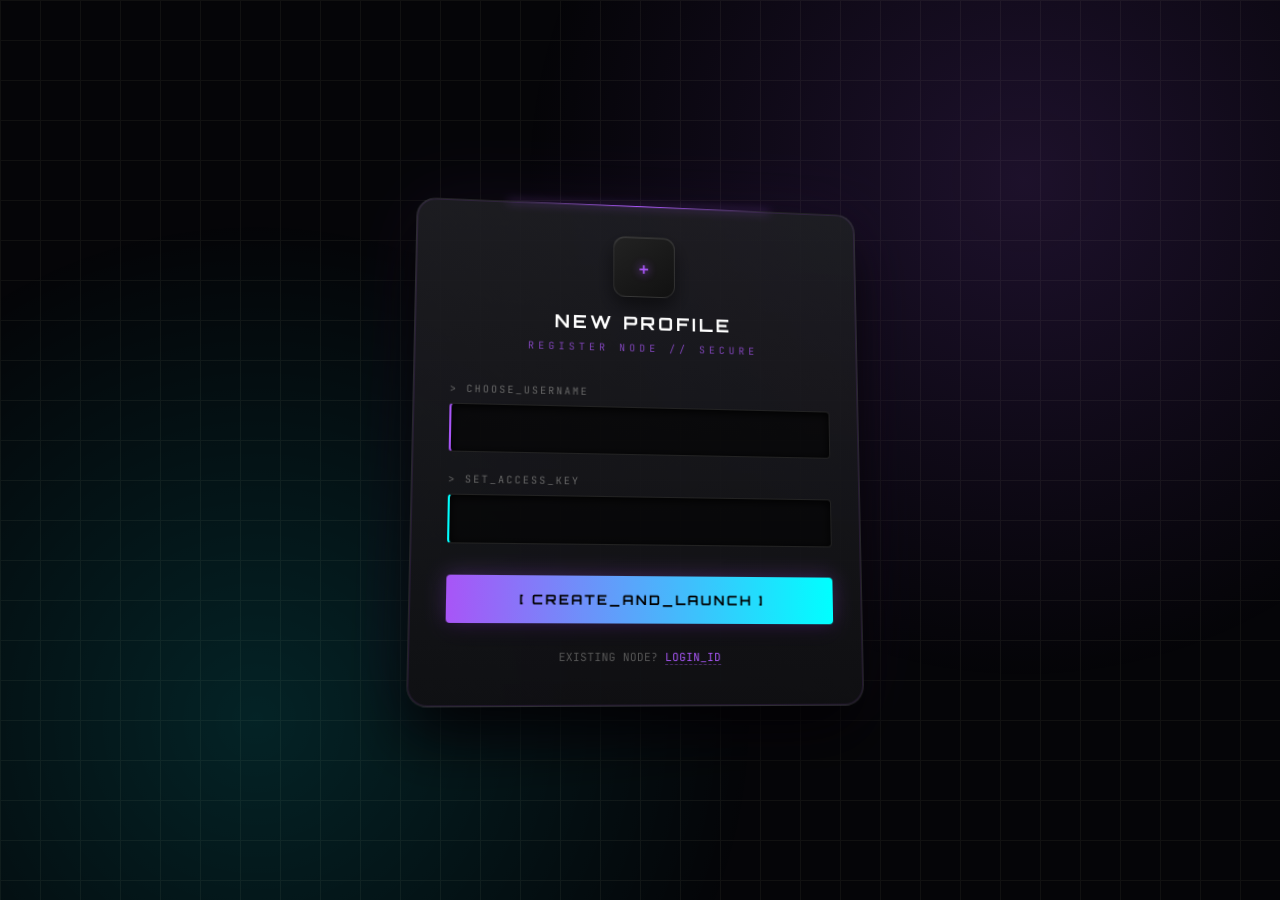
<file: templates/register.html>
<!DOCTYPE html>
<html lang="en">
<head>
    <meta charset="UTF-8">
    <meta name="viewport" content="width=device-width, initial-scale=1.0">
    <title>Register - Thembas System</title>
    <style>@import url('https://fonts.googleapis.com/css2?family=Orbitron:wght@500;700&family=JetBrains+Mono:wght@400&display=swap');</style>
</head>
<body style="display:flex; justify-content:center; align-items:center; height:100vh; margin:0; background:#050508; overflow:hidden; perspective:1500px; font-family:'JetBrains Mono', monospace;">
    <div style="position:absolute; inset:0; background: radial-gradient(circle at 80% 20%, rgba(168,85,247,0.15), transparent 40%), radial-gradient(circle at 20% 80%, rgba(0,255,255,0.12), transparent 40%), linear-gradient(#111 1px, transparent 1px), linear-gradient(90deg, #111 1px, transparent 1px); background-size: 100% 100%, 100% 100%, 40px 40px, 40px 40px;"></div>

    <div style="position:relative; background: linear-gradient(180deg, rgba(30,30,35,0.9), rgba(15,15,18,0.95)); padding:40px 35px; border-radius:20px; width:100%; max-width:380px; border:1px solid rgba(255,255,255,0.08); box-shadow: 0 0 0 1px rgba(168,85,247,0.12) inset, 0 30px 60px rgba(0,0,0,0.9), 0 0 80px rgba(168,85,247,0.08); transform: rotateX(8deg) rotateY(8deg) translateZ(0); transform-style:preserve-3d; transition: all 0.6s cubic-bezier(0.23,1,0.32,1);" onmouseover="this.style.transform='rotateX(0deg) rotateY(0deg) translateZ(50px)'" onmouseout="this.style.transform='rotateX(8deg) rotateY(8deg) translateZ(0)'">
        <div style="position:absolute; top:-1px; left:20%; right:20%; height:1px; background: linear-gradient(90deg, transparent, #a855f7, transparent); box-shadow: 0 0 10px #a855f7;"></div>

        <div style="text-align:center; margin-bottom:30px; transform: translateZ(30px);">
            <div style="width:60px; height:60px; margin:0 auto 15px; background: linear-gradient(145deg, #222, #111); border-radius:12px; display:flex; align-items:center; justify-content:center; border:1px solid rgba(255,255,255,0.1); box-shadow: 0 10px 20px rgba(0,0,0,0.5), inset 0 1px 0 rgba(255,255,255,0.1); font-family:'Orbitron', sans-serif; color:#a855f7; font-size:22px; text-shadow:0 0 10px #a855f7;">+</div>
            <h2 style="margin:0; font-family:'Orbitron', sans-serif; color:#fff; letter-spacing:3px; font-size:18px; text-transform:uppercase;">NEW PROFILE</h2>
            <p style="margin:8px 0 0; color:#a855f7; font-size:10px; letter-spacing:4px; opacity:0.7;">REGISTER NODE // SECURE</p>
        </div>
        
        <form action="/register" method="POST" style="transform: translateZ(20px);">
            <div style="margin-bottom:20px;">
                <label style="display:block; margin-bottom:8px; color:#666; font-size:10px; letter-spacing:2px;">> CHOOSE_USERNAME</label>
                <input type="text" name="username" required style="width:100%; padding:14px 16px; box-sizing:border-box; background: rgba(0,0,0,0.6); border:1px solid #222; border-left:2px solid #a855f7; border-radius:4px; color:#fff; font-family:'JetBrains Mono', monospace; outline:none; box-shadow: inset 0 2px 10px rgba(0,0,0,1);">
            </div>
            <div style="margin-bottom:30px;">
                <label style="display:block; margin-bottom:8px; color:#666; font-size:10px; letter-spacing:2px;">> SET_ACCESS_KEY</label>
                <input type="password" name="password" required style="width:100%; padding:14px 16px; box-sizing:border-box; background: rgba(0,0,0,0.6); border:1px solid #222; border-left:2px solid #00ffff; border-radius:4px; color:#fff; font-family:'JetBrains Mono', monospace; outline:none; box-shadow: inset 0 2px 10px rgba(0,0,0,1);">
            </div>
            <button type="submit" style="width:100%; padding:15px; background: linear-gradient(90deg, #a855f7 0%, #00ffff 100%); border:none; border-radius:4px; color:#000; font-family:'Orbitron', sans-serif; font-weight:700; letter-spacing:2px; font-size:13px; cursor:pointer; box-shadow: 0 0 20px rgba(168,85,247,0.3), 0 10px 20px rgba(0,0,0,0.5);">[ CREATE_AND_LAUNCH ]</button>
        </form>
        <p style="text-align:center; margin:25px 0 0; font-size:11px; color:#555;">EXISTING NODE? <a href="/login" style="color:#a855f7; text-decoration:none; border-bottom:1px dashed rgba(168,85,247,0.4);">LOGIN_ID</a></p>
    </div>
</body>
</html>
</file>
